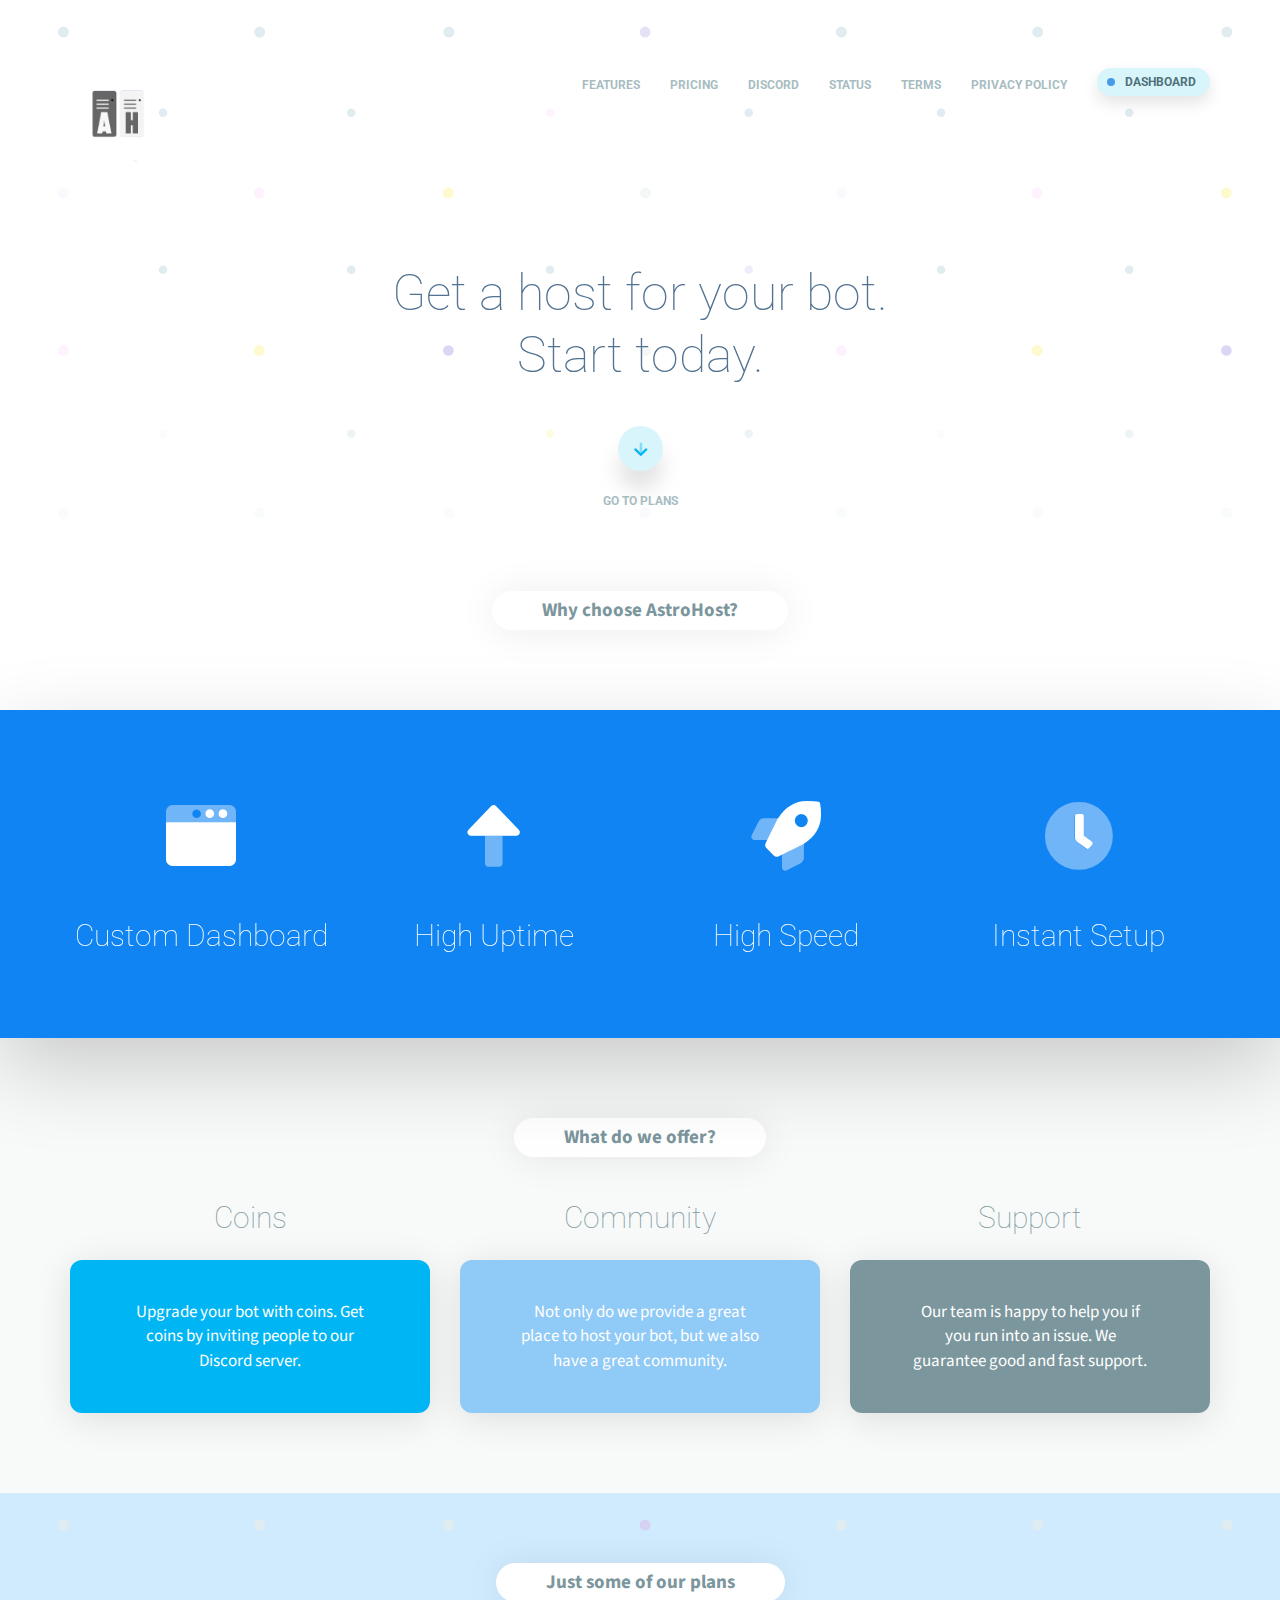
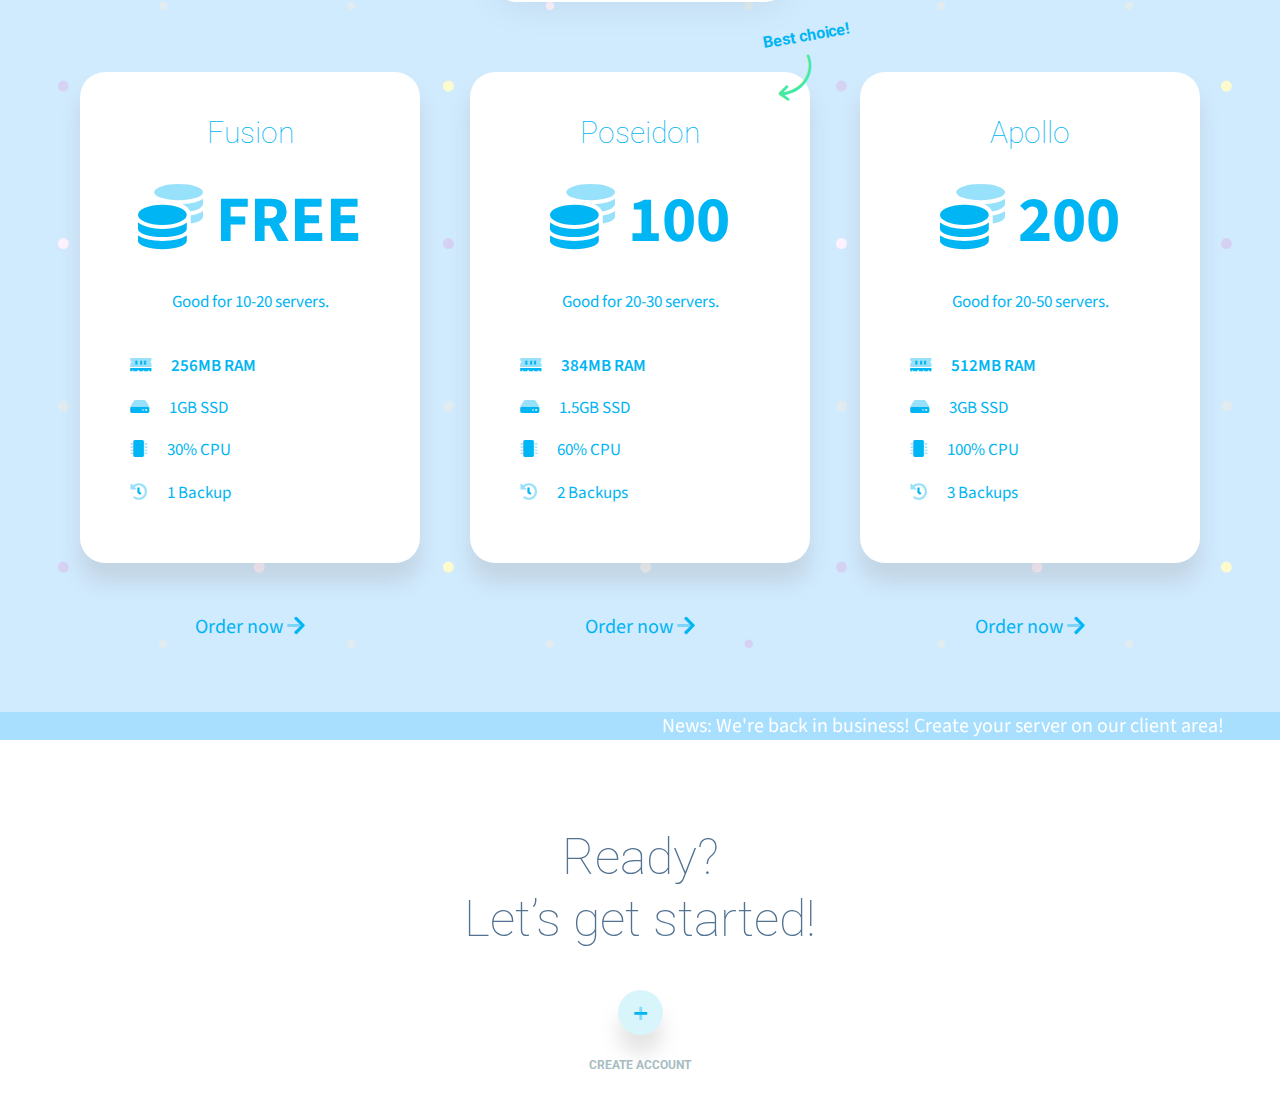
<file: index.html>
<!doctype html>
<html lang="en">

<head>
<meta charset="UTF-8">
<meta name="viewport" content="width=device-width, initial-scale=1.0,">
<meta name="theme-color" content="#00b5f2">
<meta name="description" content="Get your bot hosted today for free!" />
<meta name="keywords" content="Bot, Hosting, Free, Bot Hosting" />
<meta property="og:title" content="Free Bot Hosting! - AstroHost">
<meta property="og:type" content="website">
<meta property="og:url" content="index.html">
<meta property="og:image" content="images/favicon.png">
<meta property="og:image:type" content="image/png">
<meta property="og:image:width" content="300">
<meta property="og:image:height" content="300">
<meta property="og:image:alt" content="AstroHost">
<meta property="og:description" content="Get your bot hosted today for free!">
<title>Free Bot Hosting! - AstroHost</title>
<link rel="shortcut icon" type="image/png" href="images/favicon.png"/>
<link rel="stylesheet" type="text/css" href="css/bootstrap.min.css">
<link rel="stylesheet" href="css/all.css" as="style">
<link rel="stylesheet" type="text/css" href="css/style.css">

<script data-ad-client="ca-pub-6080507427813277" async src="https://pagead2.googlesyndication.com/pagead/js/adsbygoogle.js"></script>

<style>
/* width */
::-webkit-scrollbar {
  width: 10px;
}

/* Track */
::-webkit-scrollbar-track {
  box-shadow: inset 0 0 0px grey; 
  border-radius: 10px;
}
 
/* Handle */
::-webkit-scrollbar-thumb {
  background: #17c1ff; 
  border-radius: 10px;
}

/* Handle on hover */
::-webkit-scrollbar-thumb:hover {
  background: #16b9f5; 
}
</style>

<script src="https://ajax.googleapis.com/ajax/libs/jquery/3.3.1/jquery.min.js"></script>
<script>
$(document).ready(function(){
  // Add smooth scrolling to all links
  $("a").on('click', function(event) {

    // Make sure this.hash has a value before overriding default behavior
    if (this.hash !== "") {
      // Prevent default anchor click behavior
      event.preventDefault();

      // Store hash
      var hash = this.hash;

      // Using jQuery's animate() method to add smooth page scroll
      // The optional number (800) specifies the number of milliseconds it takes to scroll to the specified area
      $('html, body').animate({
        scrollTop: $(hash).offset().top
      }, 800, function(){
   
        // Add hash (#) to URL when done scrolling (default click behavior)
        window.location.hash = hash;
      });
    } // End if
  });
});
</script>

<body>
<div id="header-holder">
    <div class="bottom-gradiant"></div>
    <nav id="main-nav" class="navbar navbar-default navbar-full">
        <div class="container-fluid">
            <div class="container container-nav">
                <div class="row">
                    <div class="col-md-12">
                        <div class="navbar-header">
                            <button aria-expanded="false" type="button" class="navbar-toggle collapsed" data-toggle="collapse" data-target="#bs">
                                <span class="icon-bar"></span>
                                <span class="icon-bar"></span>
                                <span class="icon-bar"></span>
                            </button>
                            <a href="#">
                                <img class="logo" src="images/transparent.png" alt="AstroHost">
                            </a>
                        </div>
                        <div style="height: 1px;" role="main" aria-expanded="false" class="navbar-collapse collapse" id="bs">
                            <ul class="nav navbar-nav navbar-right">
                                <li><a href="#features"><span>Features</span></a></li>
                                <li><a href="#pricing"><span>Pricing</span></a></li>
                                <li><a href="https://discord.gg/7Me6hUwabW" rel="noreferrer" target="_blank"><span>Discord</span></a></li>
                                <li><a href="https://stats.uptimerobot.com/YlzBmiDp0l" rel="noreferrer" target="_blank"><span>Status</span></a></li>
								<li><a href="terms.html"><span>Terms</span></a></li>
								<li><a href="privacy.html"><span>Privacy Policy</span></a></li>
                                <li><a class="chat-button" href="https://cp.astrohost.xyz/" rel="noreferrer" target="_blank">Dashboard</a></li>
                            </ul>
                        </div>
                    </div>
                </div>
            </div>
        </div>
    </nav>
    <div id="top-content" class="container-fluid">
        <div class="container">
            <div class="row">
                <div class="col-md-12">
                    <div class="big-title">Get a host for your bot.<br>Start today.</div>
                </div>
                <div class="col-md-12">
                    <div class="arrow-button-holder">
                        <a href="#pricing">
                            <div class="arrow-icon">
                                <i class="fad fa-arrow-down"></i>
                            </div>
                            <div class="button-text">Go to plans</div>
                        </a>
                    </div>
                </div>
            </div>
        </div>
    </div>
</div>
<div class="row-title-only container-fluid more-padding">
    <div class="container">
        <div class="row">
            <div class="row-title">Why choose AstroHost?</div>
        </div>
    </div>
</div>
<div id="features" class="container-fluid">
    <div class="container">
        <div class="row">
            <div class="col-sm-6 col-md-3">
                <div class="feature-box">
                    <div class="feature-icon">
                        <i class="fad fa-window-alt"></i>
                    </div>
                    <div class="feature-title">Custom Dashboard</div>
                    <div class="feature-details">
                        <p>Easily manage your bot with our custom dashboard.</p>
                        <h4>Custom Dashboard</h4>
                    </div>
                </div>
            </div>
            <div class="col-sm-6 col-md-3">
                <div class="feature-box">
                    <div class="feature-icon">
                        <i class="fad fa-arrow-alt-up"></i>
                    </div>
                    <div class="feature-title">High Uptime</div>
                    <div class="feature-details">
                        <p>Due to our powerful servers and strong DDoS protection, we can guarantee a high uptime.</p>
                        <h4>High Uptime</h4>
                    </div>
                </div>
            </div>
            <div class="col-sm-6 col-md-3">
                <div class="feature-box">
                    <div class="feature-icon">
                        <i class="fad fa-rocket"></i>
                    </div>
                    <div class="feature-title">High Speed</div>
                    <div class="feature-details">
                        <p>Your bot is running on high performance Intel Xeon servers.</p>
                        <h4>High Speed</h4>
                    </div>
                </div>
            </div>
            <div class="col-sm-6 col-md-3">
                <div class="feature-box">
                    <div class="feature-icon">
                        <i class="fad fa-clock"></i>
                    </div>
                    <div class="feature-title">Instant Setup</div>
                    <div class="feature-details">
                        <p>Your server will be setup instantly so you can get started.</p>
                        <h4>Instant Setup</h4>
                    </div>
                </div>
            </div>
            
        </div>
    </div>
</div>
<div id="more-features" class="container-fluid">
    <div class="container">
        <div class="row">
            <div class="col-md-12">
                <div class="row-title">What do we offer?</div>
            </div>
        </div>
        <div class="row">
            <div class="col-md-4">
                <div class="mfeature-box">
                    <div class="mfeature-title">Coins</div>
                    <div class="mfeature-text bg-color1">Upgrade your bot with coins. Get coins by inviting people to our Discord server.</div>
                </div>
            </div>
            <div class="col-md-4">
                <div class="mfeature-box">
                    <div class="mfeature-title">Community</div>
                    <div class="mfeature-text bg-color2">Not only do we provide a great place to host your bot, but we also have a great community.</div>
                </div>
            </div>
            <div class="col-md-4">
                <div class="mfeature-box">
                    <div class="mfeature-title">Support</div>
                    <div class="mfeature-text bg-color3">Our team is happy to help you if you run into an issue. We guarantee good and fast support.</div>
                </div>
            </div>
        </div>
    </div>
</div>
<div id="pricing" class="container-fluid">
    <div class="container">
        <div class="row">
            <div class="col-md-12">
                <div class="row-title">Just some of our plans</div>
            </div>
        </div>
        <div class="row">
            <div class="col-sm-6 col-md-4">
                <div class="pricing-box">
                    <div class="pricing-content">
                        <div class="pricing-title">Fusion</div>
                        <div class="pricing-price"><i class="fad fa-coins"></i> FREE</div>
                        <div class="pricing-info">Good for 10-20 servers.</div>
                        <div class="pricing-details">
                            <ul>
                                <li><i class="fad fa-memory checkmargin"></i> 256MB RAM</li>
                                <li><i class="fad fa-hdd checkmargin"></i> 1GB SSD</li>
                                <li><i class="fad fa-microchip checkmargin"></i> 30% CPU</li>
                                <li><i class="fad fa-history checkmargin"></i> 1 Backup</li>
                            </ul>
                        </div>
                    </div>
                    <div class="pricing-link">
                        <a class="order-link" href="https://cp.astrohost.xyz">Order now <i class="fad fa-arrow-right"></i></a>
                    </div>
                </div>
            </div>
            <div class="col-sm-6 col-md-4">
                <div class="pricing-box best-choise">
                    <div class="pricing-content">
                        <div class="pricing-title">Poseidon</div>
                        <div class="pricing-price"><i class="fad fa-coins"></i> 100</div>
                        <div class="pricing-info">Good for 20-30 servers.</div>
                        <div class="pricing-details">
                            <ul>
                                <li><i class="fad fa-memory checkmargin"></i> 384MB RAM</li>
                                <li><i class="fad fa-hdd checkmargin"></i> 1.5GB SSD</li>
                                <li><i class="fad fa-microchip checkmargin"></i> 60% CPU</li>
                                <li><i class="fad fa-history checkmargin"></i> 2 Backups</li>
                            </ul>
                        </div>
                    </div>
                    <div class="pricing-link">
                        <a class="order-link" href="https://cp.astrohost.xyz">Order now <i class="fad fa-arrow-right"></i></a>
                    </div>
                </div>
            </div>
            <div class="col-sm-12 col-md-4">
                <div class="pricing-box">
                    <div class="pricing-content">
                        <div class="pricing-title">Apollo</div>
                        <div class="pricing-price"><i class="fad fa-coins"></i> 200</div>
                        <div class="pricing-info">Good for 20-50 servers.</div>
                        <div class="pricing-details">
                            <ul>
                                <li><i class="fad fa-memory checkmargin"></i> 512MB RAM</li>
                                <li><i class="fad fa-hdd checkmargin"></i> 3GB SSD</li>
                                <li><i class="fad fa-microchip checkmargin"></i> 100% CPU</li>
                                <li><i class="fad fa-history checkmargin"></i> 3 Backups</li>
                            </ul>
                        </div>
                    </div>
                    <div class="pricing-link">
                        <a class="order-link" href="https://cp.astrohost.xyz">Order now <i class="fad fa-arrow-right"></i></a>
                    </div>
                </div>
            </div>
        </div>
    </div>
</div>

<div align="center">
 <marquee behavior="alternate" bgcolor="#a8dfff" direction="left" height:="" 
 loop="7" scrollamount="1" scrolldelay="2" width="100%">
 <span style="font-size: 20px;color:#ffffff">
 News: We're back in business! Create your server on our client area!</span></marquee>
</div>

<div id="search-box" class="container-fluid">
    <div class="container">
        <div class="row">
            <div class="col-md-12">
                <p>Ready?<br>Let’s get started!</p>
            </div>
        </div>
    </div>
</div>
<div id="register-content" class="container-fluid">
    <div class="container">
        <div class="row">
            <div class="col-md-12">
                <div class="arrow-button-holder">
                    <a href="https://cp.astrohost.xyz">
                        <div class="arrow-icon">
                            <i class="fad fa-plus"></i>
                        </div>
                        <div class="button-text">Create Account</div>
                    </a>
                </div>
            </div>
        </div>
    </div>
</div>

</body>
</html>
</file>
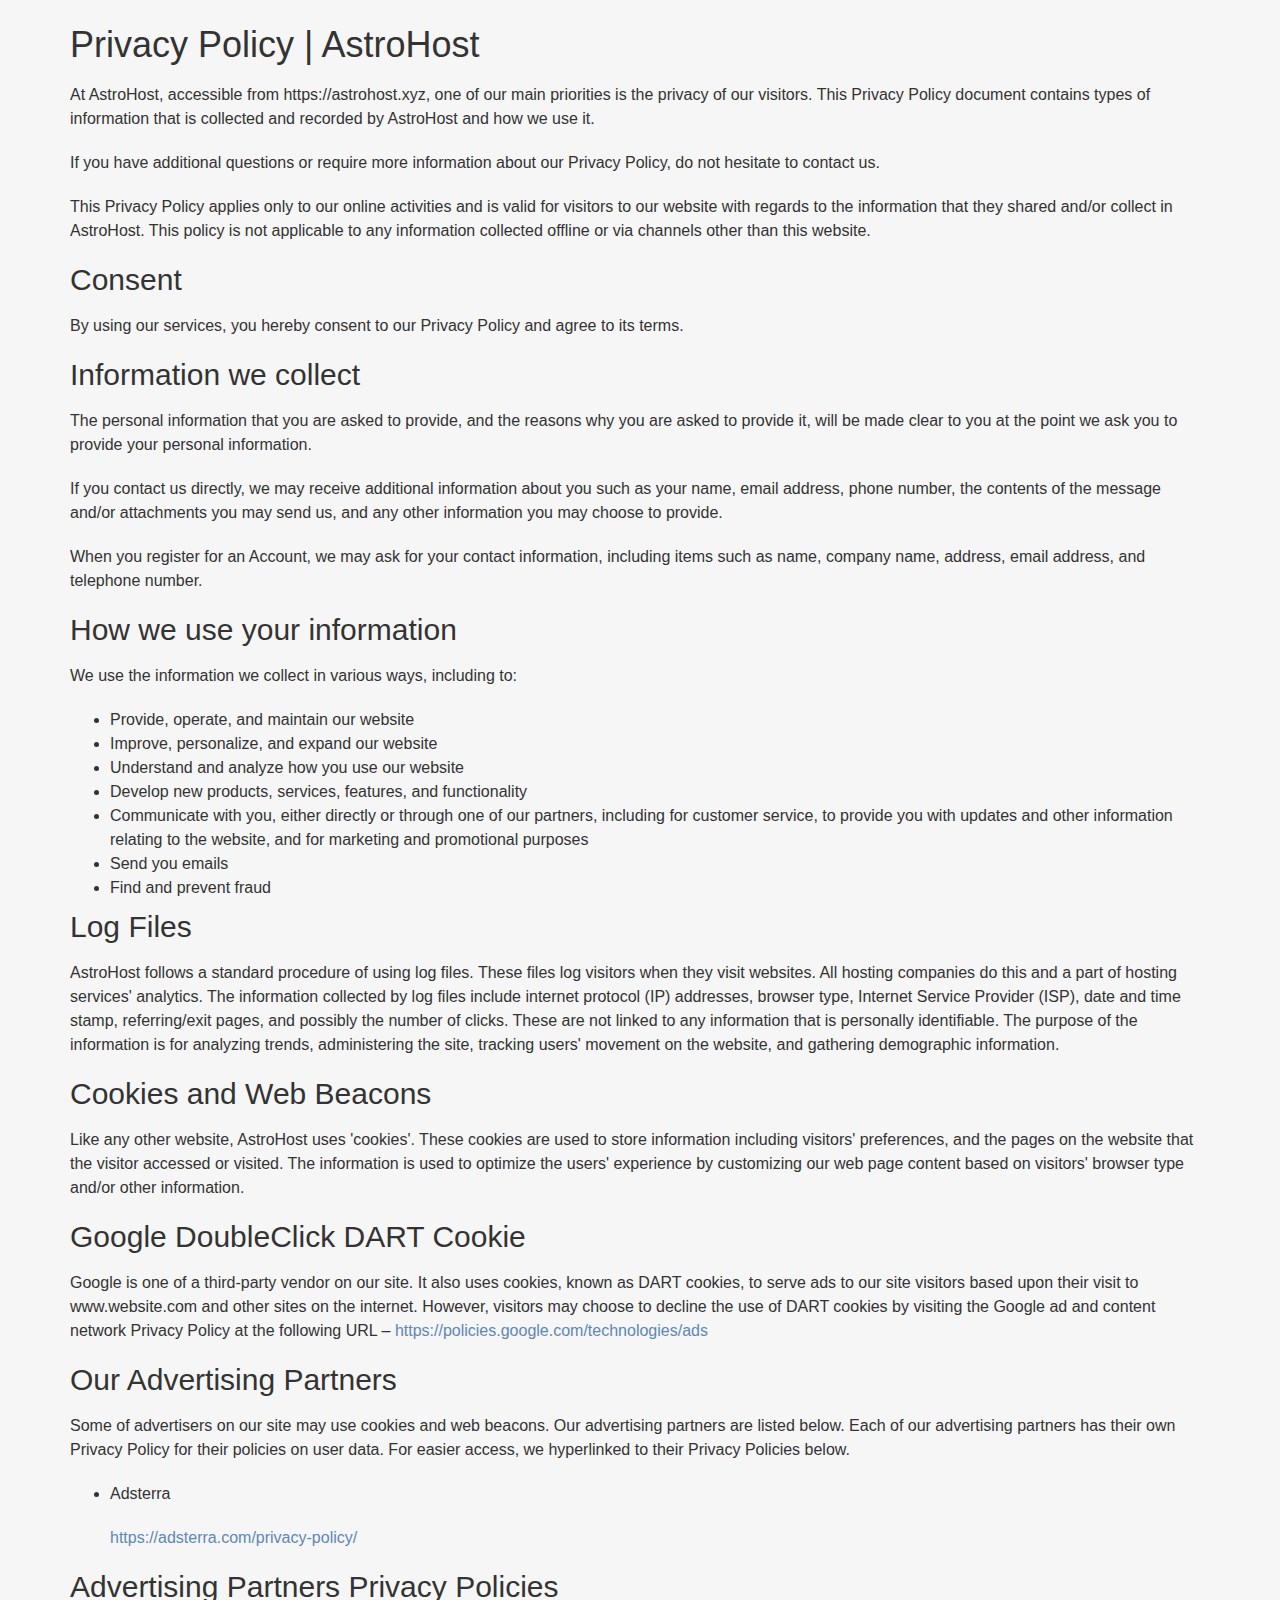
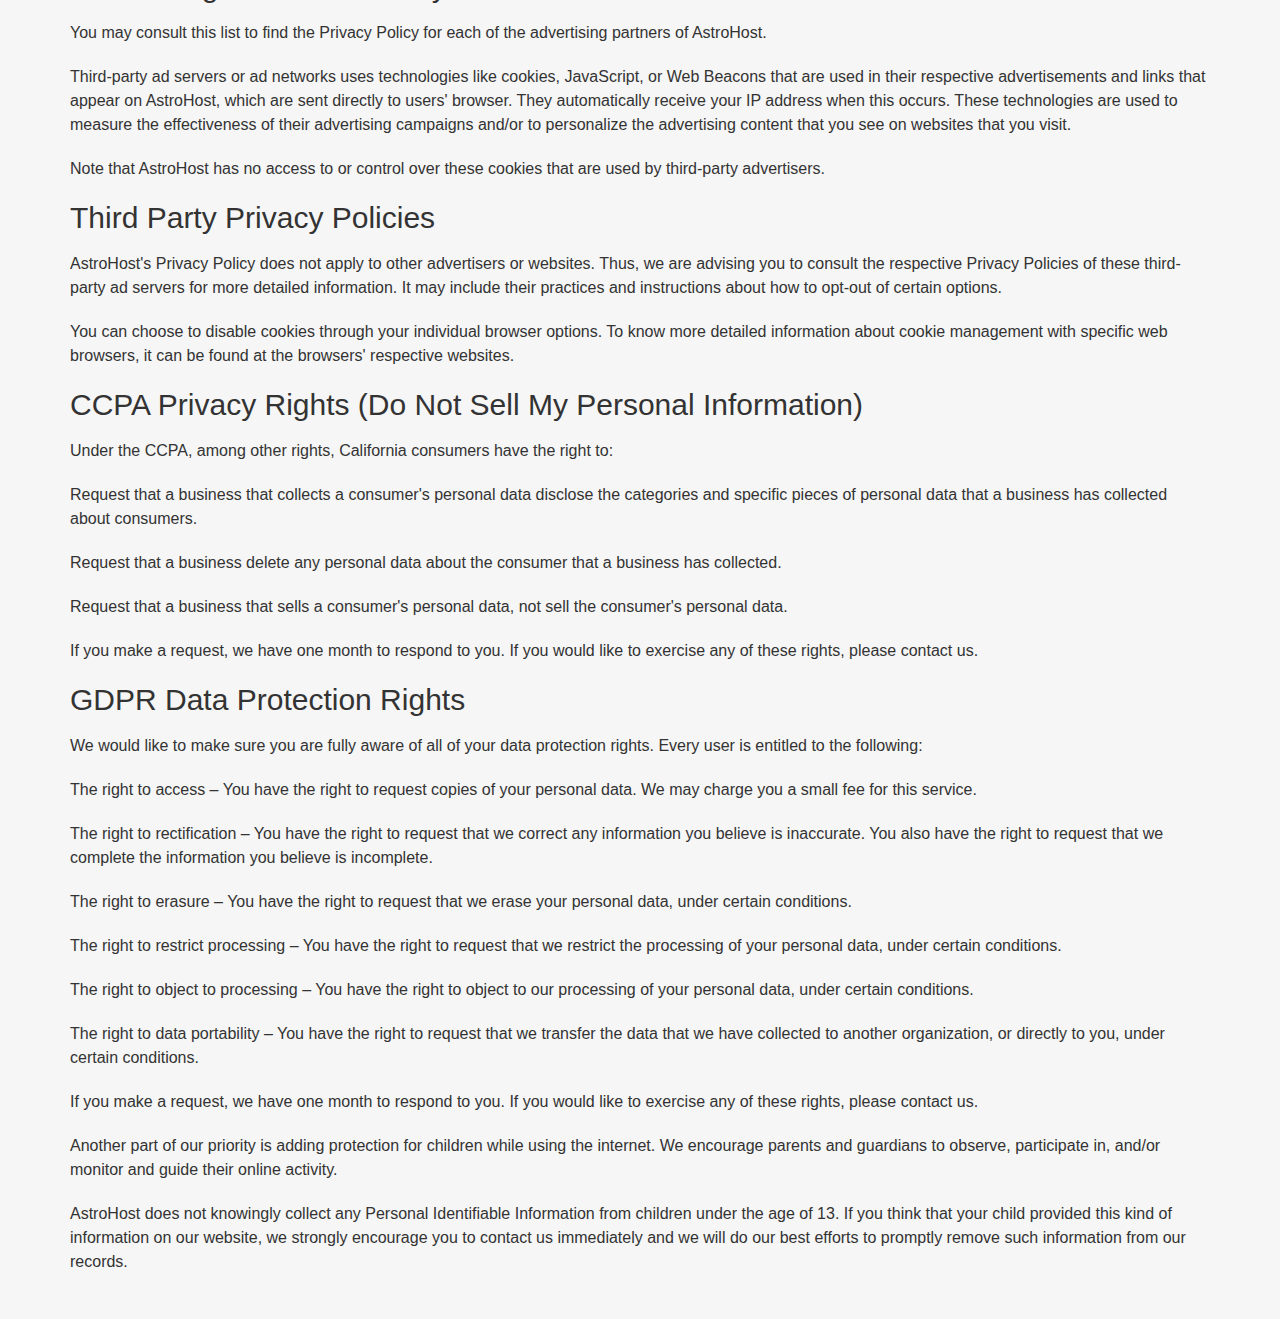
<file: privacy.html>
<!doctype html>
<html lang="en">
<head>
<meta charset="utf-8" />
<meta http-equiv="X-UA-Compatible" content="IE=edge,chrome=1" />
<meta name="viewport" content="width=device-width, initial-scale=1, shrink-to-fit=no">
<title>Privacy Policy | AstroHost</title>
<link href="assets/css/bootstrap.min.css" rel="stylesheet" />
<link href="assets/css/live.min.css" rel="stylesheet" />

<link rel="shortcut icon" type="image/png" href="images/favicon.png"/>
<link rel="icon" href="favicon.ico" type="images/favicon.png"/>

<meta name="robots" content="noindex" />

</head>
<body>

<div class="wrapper">
<div class="page">
<div class="container">
<div class="row">
<div class="col-md-12">
<h1>Privacy Policy | AstroHost</h1>

<p>At AstroHost, accessible from https://astrohost.xyz, one of our main priorities is the privacy of our visitors. This Privacy Policy document contains types of information that is collected and recorded by AstroHost and how we use it.</p>
<p>If you have additional questions or require more information about our Privacy Policy, do not hesitate to contact us.</p>
<p>This Privacy Policy applies only to our online activities and is valid for visitors to our website with regards to the information that they shared and/or collect in AstroHost. This policy is not applicable to any information collected offline or via channels other than this website.</p>
<h2>Consent</h2>
<p>By using our services, you hereby consent to our Privacy Policy and agree to its terms.</p>
<h2>Information we collect</h2>
<p>The personal information that you are asked to provide, and the reasons why you are asked to provide it, will be made clear to you at the point we ask you to provide your personal information.</p>
<p>If you contact us directly, we may receive additional information about you such as your name, email address, phone number, the contents of the message and/or attachments you may send us, and any other information you may choose to provide.</p>
<p>When you register for an Account, we may ask for your contact information, including items such as name, company name, address, email address, and telephone number.</p>
<h2>How we use your information</h2>
<p>We use the information we collect in various ways, including to:</p>
<ul>
<li>Provide, operate, and maintain our website</li>
<li>Improve, personalize, and expand our website</li>
<li>Understand and analyze how you use our website</li>
<li>Develop new products, services, features, and functionality</li>
<li>Communicate with you, either directly or through one of our partners, including for customer service, to provide you with updates and other information relating to the website, and for marketing and promotional purposes</li>
<li>Send you emails</li>
<li>Find and prevent fraud</li>
</ul>
<h2>Log Files</h2>
<p>AstroHost follows a standard procedure of using log files. These files log visitors when they visit websites. All hosting companies do this and a part of hosting services' analytics. The information collected by log files include internet protocol (IP) addresses, browser type, Internet Service Provider (ISP), date and time stamp, referring/exit pages, and possibly the number of clicks. These are not linked to any information that is personally identifiable. The purpose of the information is for analyzing trends, administering the site, tracking users' movement on the website, and gathering demographic information.</p>
<h2>Cookies and Web Beacons</h2>
<p>Like any other website, AstroHost uses 'cookies'. These cookies are used to store information including visitors' preferences, and the pages on the website that the visitor accessed or visited. The information is used to optimize the users' experience by customizing our web page content based on visitors' browser type and/or other information.</p>
<h2>Google DoubleClick DART Cookie</h2>
<p>Google is one of a third-party vendor on our site. It also uses cookies, known as DART cookies, to serve ads to our site visitors based upon their visit to www.website.com and other sites on the internet. However, visitors may choose to decline the use of DART cookies by visiting the Google ad and content network Privacy Policy at the following URL – <a href="https://policies.google.com/technologies/ads">https://policies.google.com/technologies/ads</a></p>
<h2>Our Advertising Partners</h2>
<p>Some of advertisers on our site may use cookies and web beacons. Our advertising partners are listed below. Each of our advertising partners has their own Privacy Policy for their policies on user data. For easier access, we hyperlinked to their Privacy Policies below.</p>
<ul>
<li>
<p>Adsterra</p>
<p><a href="https://adsterra.com/privacy-policy/">https://adsterra.com/privacy-policy/</a></p>
</li>
</ul>
<h2>Advertising Partners Privacy Policies</h2>
<P>You may consult this list to find the Privacy Policy for each of the advertising partners of AstroHost.</p>
<p>Third-party ad servers or ad networks uses technologies like cookies, JavaScript, or Web Beacons that are used in their respective advertisements and links that appear on AstroHost, which are sent directly to users' browser. They automatically receive your IP address when this occurs. These technologies are used to measure the effectiveness of their advertising campaigns and/or to personalize the advertising content that you see on websites that you visit.</p>
<p>Note that AstroHost has no access to or control over these cookies that are used by third-party advertisers.</p>
<h2>Third Party Privacy Policies</h2>
<p>AstroHost's Privacy Policy does not apply to other advertisers or websites. Thus, we are advising you to consult the respective Privacy Policies of these third-party ad servers for more detailed information. It may include their practices and instructions about how to opt-out of certain options. </p>
<p>You can choose to disable cookies through your individual browser options. To know more detailed information about cookie management with specific web browsers, it can be found at the browsers' respective websites.</p>
<h2>CCPA Privacy Rights (Do Not Sell My Personal Information)</h2>
<p>Under the CCPA, among other rights, California consumers have the right to:</p>
<p>Request that a business that collects a consumer's personal data disclose the categories and specific pieces of personal data that a business has collected about consumers.</p>
<p>Request that a business delete any personal data about the consumer that a business has collected.</p>
<p>Request that a business that sells a consumer's personal data, not sell the consumer's personal data.</p>
<p>If you make a request, we have one month to respond to you. If you would like to exercise any of these rights, please contact us.</p>
<h2>GDPR Data Protection Rights</h2>
<p>We would like to make sure you are fully aware of all of your data protection rights. Every user is entitled to the following:</p>
<p>The right to access – You have the right to request copies of your personal data. We may charge you a small fee for this service.</p>
<p>The right to rectification – You have the right to request that we correct any information you believe is inaccurate. You also have the right to request that we complete the information you believe is incomplete.</p>
<p>The right to erasure – You have the right to request that we erase your personal data, under certain conditions.</p>
<p>The right to restrict processing – You have the right to request that we restrict the processing of your personal data, under certain conditions.</p>
<p>The right to object to processing – You have the right to object to our processing of your personal data, under certain conditions.</p>
<p>The right to data portability – You have the right to request that we transfer the data that we have collected to another organization, or directly to you, under certain conditions.</p>
<p>If you make a request, we have one month to respond to you. If you would like to exercise any of these rights, please contact us.</p>
<p>Another part of our priority is adding protection for children while using the internet. We encourage parents and guardians to observe, participate in, and/or monitor and guide their online activity.</p>
<p>AstroHost does not knowingly collect any Personal Identifiable Information from children under the age of 13. If you think that your child provided this kind of information on our website, we strongly encourage you to contact us immediately and we will do our best efforts to promptly remove such information from our records.</p>
</div>
</div>
</div>
</div>
</div>
<script defer src="https://static.cloudflareinsights.com/beacon.min.js" data-cf-beacon='{"rayId":"69227b61797d317c","version":"2021.8.1","r":1,"token":"38e686884f6c46b18db8f2c8fcd42c5a","si":10}'></script>
</body>
</html>
</file>
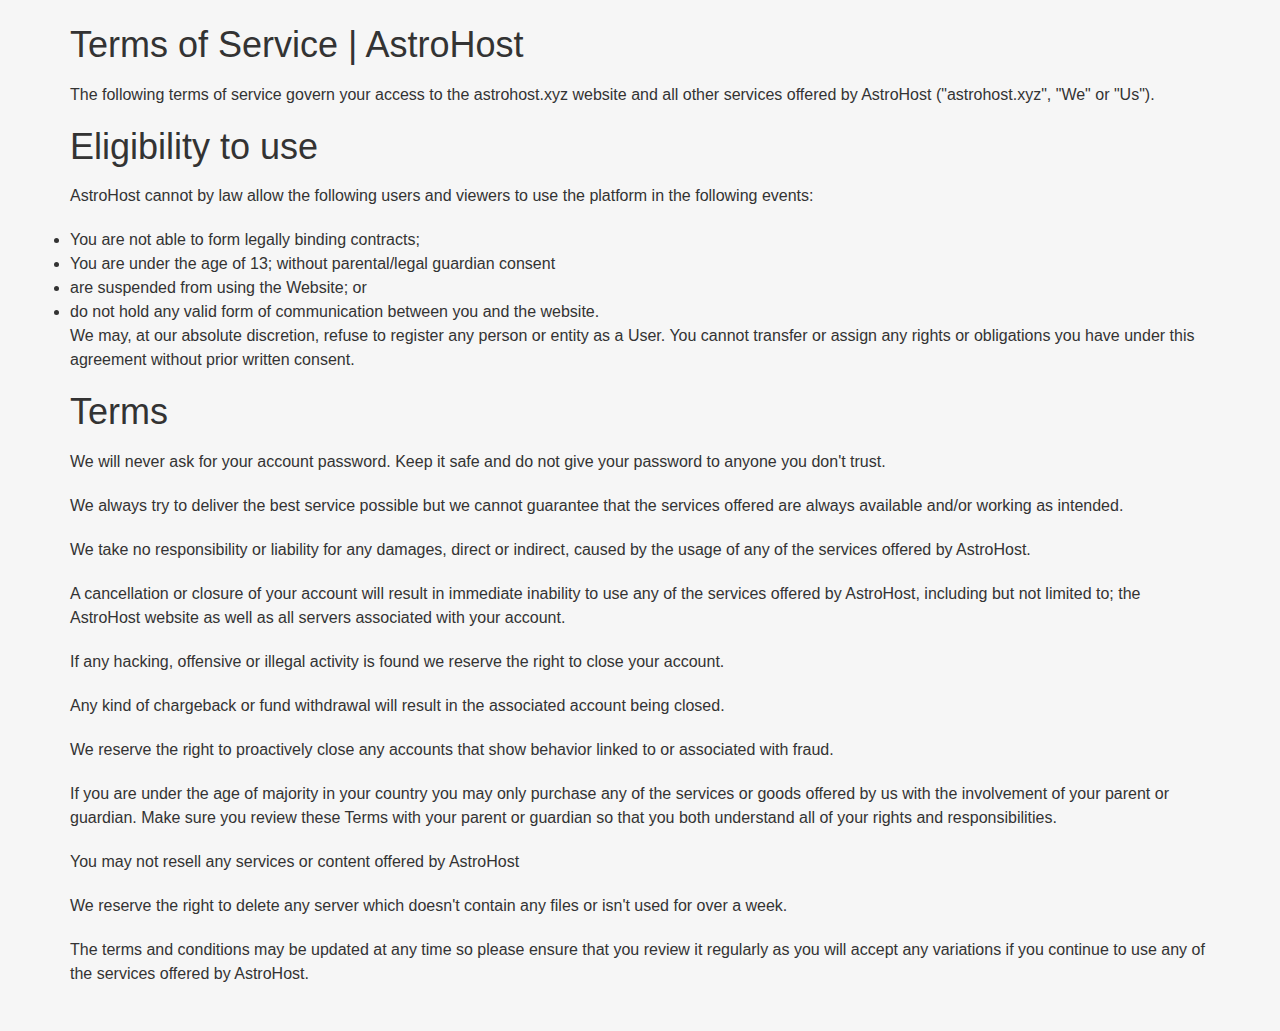
<file: terms.html>
<!doctype html>
<html lang="en">
<head>
<meta charset="utf-8" />
<meta http-equiv="X-UA-Compatible" content="IE=edge,chrome=1" />
<meta name="viewport" content="width=device-width, initial-scale=1, shrink-to-fit=no">
<title>Terms of Service | AstroHost</title>
<link href="assets/css/bootstrap.min.css" rel="stylesheet" />
<link href="assets/css/live.min.css" rel="stylesheet" />

<link rel="shortcut icon" type="image/png" href="images/favicon.png"/>
<link rel="icon" href="favicon.ico" type="images/favicon.png"/>

<meta name="robots" content="noindex" />

</head>
<body>
<div class="wrapper">
<div class="page">
<div class="container">
<div class="row">
<div class="col-md-12">
<h1>Terms of Service | AstroHost</h1>

<p>The following terms of service govern your access to the astrohost.xyz website and all other services offered by AstroHost ("astrohost.xyz", "We" or "Us").</p>

<h1>Eligibility to use</h1>

<p>AstroHost cannot by law allow the following users and viewers to use the platform in the
following events:
<li>You are not able to form legally binding contracts;</li>
<li>You are under the age of 13; without parental/legal guardian consent</li>
<li>are suspended from using the Website; or</li>
<li>do not hold any valid form of communication between you and the website.</li>
We may, at our absolute discretion, refuse to register any person or entity as a User. You cannot
transfer or assign any rights or obligations you have under this agreement without prior written
consent.</p>

<h1>Terms</h1>

<p>We will never ask for your account password. Keep it safe and do not give your password to anyone you don't trust.</p>

<p>We always try to deliver the best service possible but we cannot guarantee that the services offered are always available and/or working as intended.</p>

<p>We take no responsibility or liability for any damages, direct or indirect, caused by the usage of any of the services offered by AstroHost.</p>

<p>A cancellation or closure of your account will result in immediate inability to use any of the services offered by AstroHost, including but not limited to; the AstroHost website as well as all servers associated with your account.</p>

<p>If any hacking, offensive or illegal activity is found we reserve the right to close your account.</p>

<p>Any kind of chargeback or fund withdrawal will result in the associated account being closed.</p>

<p>We reserve the right to proactively close any accounts that show behavior linked to or associated with fraud.</p>

<p>If you are under the age of majority in your country you may only purchase any of the services or goods offered by us with the involvement of your parent or guardian. Make sure you review these Terms with your parent or guardian so that you both understand all of your rights and responsibilities.</p>

<p>You may not resell any services or content offered by AstroHost</p>

<p>We reserve the right to delete any server which doesn't contain any files or isn't used for over a week.</p>

<p>The terms and conditions may be updated at any time so please ensure that you review it regularly as you will accept any variations if you continue to use any of the services offered by AstroHost.</p>

</div>
</div>
</div>
</div>
</div>
<script defer src="https://static.cloudflareinsights.com/beacon.min.js" data-cf-beacon='{"rayId":"69227b61797d317c","version":"2021.8.1","r":1,"token":"38e686884f6c46b18db8f2c8fcd42c5a","si":10}'></script>
</body>
</html>
</file>
<file: css/style.css>
@charset "UTF-8";
/*------------------------------------------------------------------
 * Author: Brandio
 * Author URI: http://www.brandio.io/
 * Version: 1.0
 * Licensed under MIT (https://github.com/twbs/bootstrap/blob/master/LICENSE)
 * Bootstrap v3.3.7 (http://getbootstrap.com)
 * Copyright 2017 Brandio.
 -------------------------------------------------------------------*/

/*------------------------------------------------------------------
[Table of contents]

1. General Styles.
2. Header Styles.
3. Top Content Styles.
4. Features Section Styles
5. Partners Section Styles.
6. More Features Section Styles.
7. Pricing Section Styles.
8. Search-box Section Styles.
9. Domain Pricing Section Styles.
10. Testimonials Section Styles.
11. Message Section Styles.
12. Contact Section Styles.
13. Responsive Styles.
-------------------------------------------------------------------*/

@import url('https://fonts.googleapis.com/css?family=Source+Sans+Pro:400,600,700');
@import url('https://fonts.googleapis.com/css?family=Roboto:100,700,900');
@import url("../fonts/spacehost.css");

/*------------------------------------------------------------------
	1. General Styles
-------------------------------------------------------------------*/
*,body{
    transition: all 0.3s ease 0.0s;
    font-family: 'Source Sans Pro', sans-serif;
    font-weight: 400;
    -webkit-font-smoothing: antialiased;
    text-rendering: optimizeLegibility;
    -moz-osx-font-smoothing: grayscale;
}
.rtl-cols div[class^="col-"] {
    float: right;
}

.slick-slide{
    cursor: pointer;
    outline: 0;
}
.slick-dots{
    position: absolute;
    left: 0;
    bottom: 0;
    width: 100%;
    list-style: none;
    padding: 0;
    margin: 0;
    text-align: center;
}
.slick-dots li{
    display: inline-block;
    text-indent: -9999px;
    white-space: nowrap; 
    border: 0;
    width: 8px;
    height: 8px;
    border-radius: 8px;
    background-color: #ffffff;
    opacity: 0.5;
    margin-left: 5px;
    box-shadow: 0 0 10px 0 rgba(0,0,0,0.5);
}
.slick-dots li.slick-active{
    opacity: 1;
}
.bg-color1{
    background-color: #00b5f3;
}
.bg-color2{
    background-color: #90caf6;
}
.bg-color3{
    background-color: #7c969d;
}

.sp-arrow{
    display: inline-block;
    position: relative;
    width: 18px;
}
.sp-arrow span{
    position: absolute;
    width: 18px;
    height: 2px;
    background-color: #00b5f3;
    border-radius: 5px;
}
.sp-arrow span:before{
    position: absolute;
    content: "";
    width: 9px;
    height: 2px;
    background-color: #00b5f3;
    right: 1px;
    top: 0;
    -webkit-transform-origin: right center;
    -moz-transform-origin: right center;
    transform-origin: right center;
    -webkit-transform: rotate(45deg);
    -moz-transform: rotate(45deg);
    transform: rotate(45deg);
    border-radius: 5px;
}
.sp-arrow span:after{
    position: absolute;
    content: "";
    width: 9px;
    height: 2px;
    background-color: #00b5f3;
    right: 1px;
    bottom: 0;
    -webkit-transform-origin: right center;
    -moz-transform-origin: right center;
    transform-origin: right center;
    -webkit-transform: rotate(-45deg);
    -moz-transform: rotate(-45deg);
    transform: rotate(-45deg);
    border-radius: 5px;
}
/*------------------------------------------------------------------
	2. Header Styles
-------------------------------------------------------------------*/
#header-holder{
    position: relative;
    z-index: 100;
    background-color: #ffffff;
    background-image: url(../images/bgpattern.svg);
    background-repeat: repeat;
    background-size: 778px 481px;
    padding-top: 55px;
    -webkit-animation: movebg 30s linear both infinite;
	-moz-animation: movebg 30s linear both infinite;
	animation: movebg 30s linear both infinite;
}
@keyframes movebg {
    0%   {background-position: 0 0px;}
    100% {background-position: 0 480px;}
}
@-webkit-keyframes movebg {
    0%   {background-position: 0 0px;}
    100% {background-position: 0 480px;}
}
#header-holder .bottom-gradiant{
    position: absolute;
    left: 0;
    bottom: 0;
    width: 100%;
    height: 200px;
    z-index: -1;
    background: -moz-linear-gradient(top, rgba(255,255,255,0) 0%, rgba(255,255,255,1) 100%); /* FF3.6-15 */
    background: -webkit-linear-gradient(top, rgba(255,255,255,0) 0%,rgba(255,255,255,1) 100%); /* Chrome10-25,Safari5.1-6 */
    background: linear-gradient(to bottom, rgba(255,255,255,0) 0%,rgba(255,255,255,1) 100%); /* W3C, IE10+, FF16+, Chrome26+, Opera12+, Safari7+ */
    filter: progid:DXImageTransform.Microsoft.gradient( startColorstr='#00ffffff', endColorstr='#ffffff',GradientType=0 ); /* IE6-9 */
}
#header-holder #main-nav{
    border: 0;
    background-color: transparent;
}
.logo{
    width: 100px;
    height: 100px;
    margin-top: 7px;
}
.navbar{
    border: 0;
    border-radius: 0;
    margin-bottom: 0;
}
.navbar-default .navbar-nav>li>a {
    font-family: 'Roboto', sans-serif;
    color: #a7bcc1;
    font-size: 12px;
    font-weight: bold;
    text-transform: uppercase;
    position: relative;
}
.navbar-default .navbar-nav>li>a span {
    font-family: 'Roboto', sans-serif;
    color: #a7bcc1;
    font-size: 12px;
    font-weight: bold;
    text-transform: uppercase;
    position: relative;
}
.navbar-default .navbar-nav>li>a span:after{
    content: "";
    position: absolute;
    width: 0%;
    height: 2px;
    left: 0;
    bottom: -4px;
    background-color: #00b5f3;
    transition: all 0.3s ease;
}
.navbar-default .navbar-nav>li>a:hover span:after{
    width: 100%;
}
.navbar-default .navbar-nav>li>a:hover,
.navbar-default .navbar-nav>li>a:focus {
    color: #0397ff;
}
.navbar-default .navbar-nav > .active > a, 
.navbar-default .navbar-nav > .active > a:focus, 
.navbar-default .navbar-nav > .active > a:hover{
    color: #0397ff;
    background-color: transparent;
}

.navbar-default .navbar-nav>li>a.chat-button{
    display: inline-block;
    position: relative;
    padding: 4px 14px 4px 28px;
    background-color: #d9f5fc;
    border-radius: 17px;
    color: #4e717a;
    opacity: 1;
    margin-top: 13px;
    margin-bottom: 13px;
    margin-left: 15px;
    font-weight: bold;
    font-size: 12px;
    -webkit-box-shadow: 0 7px 16px 0 rgba(0, 0, 0, 0.11);
    -moz-box-shadow: 0 7px 16px 0 rgba(0, 0, 0, 0.11);
    box-shadow: 0 7px 16px 0 rgba(0, 0, 0, 0.11);
}
.navbar-default .navbar-nav>li>a.chat-button:before{
    position: absolute;
    content: "";
    left: 10px;
    top: 10px;
    width: 8px;
    height: 8px;
    border-radius: 8px;
    background-color: #479ae8;
    
}
.navbar-default .navbar-nav>li>a.chat-button:hover,
.navbar-default .navbar-nav>li>a.chat-button:focus{
    background-color: #c8d9fa;
    -webkit-box-shadow: 0 6px 14px 0 rgba(0, 0, 0, 0.18);
    -moz-box-shadow: 0 6px 14px 0 rgba(0, 0, 0, 0.18);
    box-shadow: 0 6px 14px 0 rgba(0, 0, 0, 0.18);
    margin-top: 15px;
}
@media (min-width: 768px){
    .navbar-nav>li>a {
        padding-top: 20px;
        padding-bottom: 20px;
    }
}
.navbar-default .navbar-toggle{
    border: 0px;
}

.navbar-default .navbar-toggle .icon-bar{
    background-color: #00b5f3;
}

.navbar-default .navbar-toggle:focus, 
.navbar-default .navbar-toggle:hover{
    background-color: transparent;
    opacity: 0.7;
}

.navbar-toggle{
    margin-top: 17px;
}

.navbar-right .dropdown-menu {
    left: 0;
    right: auto;
}

.dropdown {
    position: relative;
    display: inline-block;
}

.dropdown-menu {
    display: none;
    position: absolute;
    background-color: #ffffff;
    min-width: 160px;
    border: 0;
    top: 50px;
    padding: 12px 11px;
    border-radius: 12px;
    -webkit-box-shadow: 0 5px 20px rgba(224, 230, 243, 0.56);
    -moz-box-shadow: 0 5px 20px rgba(224, 230, 243, 0.56);
    box-shadow: 0 5px 20px rgba(224, 230, 243, 0.56);
}
.dropdown-menu > li > a{
    color: #7f888f;
    font-size: 13px;
    font-weight: 600;
    text-decoration: none;
    display: block;
    padding: 3px 11px;
    border-radius: 10px;
}
.dropdown-menu > li > a:focus, 
.dropdown-menu > li > a:hover{
    color: #6c84af;
    background-color: #f9fbff;
    /*text-shadow: 0px 0px 2px #6c84af;*/
}
.dropdown:hover .dropdown-menu ,
.dropdown:focus .dropdown-menu {
    display: block;
}
/*------------------------------------------------------------------
	3. Top Content Styles
-------------------------------------------------------------------*/
#top-content{
    text-align: center;
    padding-top: 100px;
    padding-bottom: 40px;
}
#top-content .big-title{
    font-family: 'Roboto', sans-serif;
    font-size: 50px;
    color: #527292;
    font-weight: 100;
    line-height: 62px;
    margin-bottom: 40px;
}
#top-content .domain-search-holder{
    margin-bottom: 120px;
}
#top-content .domain-search-holder input[type="text"]{
    padding: 20px 35px;
    border-radius: 10px;
    background-color: #f1f4f5;
    font-size: 18px;
    color: #7c969d;
    border: 0;
    outline: 0;
    width: 100%;
    max-width: 420px;
}
#top-content .domain-search-holder input[type="text"]:hover,
#top-content .domain-search-holder input[type="text"]:focus{
    background-color: #f4f7f8;
}
#top-content .domain-search-holder input[type="submit"]{
    padding: 20px 30px;
    border-radius: 10px;
    background-color: #00b5f3;
    font-size: 18px;
    color: #ffffff;
    border: 0;
    margin-left: 8px;
}
#top-content .domain-search-holder input[type="submit"]:hover,
#top-content .domain-search-holder input[type="submit"]:focus{
   background-color: #5849af; 
}
#top-content .domain-search-holder ::-webkit-input-placeholder {color: #7c969d;}
#top-content .domain-search-holder :-moz-placeholder {color: #7c969d;}
#top-content .domain-search-holder ::-moz-placeholder {color: #7c969d;}
#top-content .domain-search-holder :-ms-input-placeholder {color: #7c969d;}

#top-content .arrow-button-holder{
    text-align: center;
    display: inline-block;
}
#top-content .arrow-button-holder a{
    cursor: pointer;
    text-decoration: none;
}
#top-content .arrow-button-holder .arrow-icon{
    display: inline-block;
    width: 45px;
    height: 45px;
    background-color: #d9f5fc;
    border-radius: 100px;
    -webkit-box-shadow: 0 19px 19px rgba(166, 165, 169, 0.3);
    -moz-box-shadow: 0 19px 19px rgba(166, 165, 169, 0.3);
    box-shadow: 0 19px 19px rgba(166, 165, 169, 0.3);
    margin-bottom: 22px;
}
#top-content .arrow-button-holder a:hover .arrow-icon,
#top-content .arrow-button-holder a:focus .arrow-icon{
    -webkit-box-shadow: 0 15px 15px rgba(166, 165, 169, 0.35);
    -moz-box-shadow: 0 15px 15px rgba(166, 165, 169, 0.35);
    box-shadow: 0 15px 15px rgba(166, 165, 169, 0.35);
}
#top-content .arrow-button-holder .arrow-icon .fa{
    width: 100%;
    text-align: center;
    color: #00b5f3;
    padding-top: 17px;
}
#top-content .arrow-button-holder a:hover .arrow-icon .fa,
#top-content .arrow-button-holder a:focus .arrow-icon .fa{
    padding-top: 19px;
}
#top-content .arrow-button-holder .arrow-icon .sphst{
    color: #00b5f3;
    font-size: 15px;
    padding-top: 16px;
}
#top-content .arrow-button-holder a:hover .arrow-icon .sphst,
#top-content .arrow-button-holder a:focus .arrow-icon .sphst{
    padding-top: 18px;
}
#top-content .arrow-button-holder .button-text{
    font-family: 'Roboto', sans-serif;
    font-size: 12px;
    font-weight: 700;
    color: #a7bcc1;
    text-transform: uppercase;
}
#top-content .arrow-button-holder a:hover .button-text,
#top-content .arrow-button-holder a:focus .button-text{
    color: #9bb0b5;
}

/*------------------------------------------------------------------
	4. Features Section Styles
-------------------------------------------------------------------*/
.row-title-only{
    background-color: #ffffff;
    text-align: center;
    padding-bottom: 15px;
}
.row-title-only.more-padding{
    padding-bottom: 40px;
}
.row-title{
    display: inline-block;
    padding: 6px 50px;
    font-size: 19px;
    font-weight: 700;
    color: #7c969d;
    background-color: #ffffff;
    border-radius: 100px;
    -webkit-box-shadow: 0 2px 38px rgba(0,0,0,0.08);
    -moz-box-shadow: 0 2px 38px rgba(0,0,0,0.08);
    box-shadow: 0 2px 38px rgba(0,0,0,0.08);
    margin-top: 40px;
    margin-bottom: 40px;
}

#features{
    background-color: #1084f2;
    /*background-color: #ffffff;*/
    -webkit-box-shadow: 0 30px 80px rgba(0,0,0,0.19);
    -moz-box-shadow: 0 30px 80px rgba(0,0,0,0.19);
    box-shadow: 0 30px 80px rgba(0,0,0,0.19);
    /*-webkit-box-shadow: 0 1px 36px rgba(175, 161, 255, 0.33);
    -moz-box-shadow: 0 1px 36px rgba(175, 161, 255, 0.33);
    box-shadow: 0 1px 36px rgba(175, 161, 255, 0.33);*/
    position: relative;
    z-index: 1000;
}
#features .feature-box{
    position: relative;
    text-align: center;
    padding-top: 80px;
    padding-bottom: 80px;
    perspective: 800px;
}
#features .feature-box .feature-icon{
    margin-bottom: 25px;
    font-size: 5em;
    color: white;
}
#features .feature-box .feature-icon img{
    width: 73px;
}
#features .feature-box .feature-icon .fa{
    color: #ffffff;
    font-size: 70px;
}
#features .feature-box .feature-title{
    font-family: 'Roboto', sans-serif;
    font-size: 30px;
    color: #ffffff;
    /*color: #00b5f3;*/
    font-weight: 100;
}
#features .feature-box .feature-details{
    position: absolute;
    background-color: #ffffff;
    /*background-color: #00b5f3;*/
    top: 0;
    width: 110%;
    left: 50%;
    margin-left: -55%;
    height: 106%;
    top: -3%;
    padding: 50px 35px;
    -webkit-box-shadow: 0 2px 80px rgba(0,0,0,0.18);
    -moz-box-shadow: 0 2px 80px rgba(0,0,0,0.18);
    box-shadow: 0 2px 80px rgba(0,0,0,0.18);
    z-index: 1000;
    opacity: 0;
    -webkit-transform: translateY(-20px) rotateX(-20deg);
    -moz-transform: translateY(-20px) rotateX(-20deg);
    transform: translateY(-20px) rotateX(-20deg);
}
#features .feature-box .feature-details p{
    font-size: 20px;
    color: #7b9ba2;
    /*color: #ffffff;*/
    line-height: 32px;
    margin-bottom: 26px;
}
#features .feature-box .feature-details h4{
    font-family: 'Roboto', sans-serif;
    font-size: 23px;
    color: #00b5f3;
    /*color: #ffffff;*/
    font-weight: 900;
}

#features .feature-box:hover .feature-details,
#features .feature-box:focus .feature-details{
    opacity: 1;
    -webkit-transform: translateY(0px) rotateX(0deg);
    -moz-transform: translateY(0px) rotateX(0deg);
    transform: translateY(0px) rotateX(0deg);
}
/*------------------------------------------------------------------
	5. Partners Section Styles
-------------------------------------------------------------------*/
#partners{
    background-color: #ffffff;
    text-align: center;
    padding-top: 40px;
    padding-bottom: 60px;
}
#partners p{
    color: #7b9ba2;
    font-size: 17px;
    margin-bottom: 40px;
}
#partners .partners-slider{
    overflow: hidden;
}
#partners .partners-slider *{
    outline: none;
}
#partners .partners-slider img{
    opacity: 0.7;
	-webkit-filter: grayscale(100%);
	-moz-filter: grayscale(100%);
	filter: grayscale(100%);
}
#partners .partners-slider img:hover{
    opacity: 1;
	-webkit-filter: grayscale(0%);
	-moz-filter: grayscale(0%);
	filter: grayscale(0%);
}
#partners .partners-slider .slick-list {
    margin-left: 30px;
    margin-right: 30px;
}
#partners .partners-slider .slick-prev, #partners .partners-slider  .slick-next{
	position: absolute;
	top: 50%;
	margin-top: -20px;
	width: 40px;
	height: 40px;
	border-radius: 20px;
	border: 0px solid #CCC;
	background-color: transparent;
	color: #aaa;
	line-height: 1;
    font-size: 0;
}
#partners .partners-slider .slick-prev:hover, #partners .partners-slider .slick-next:hover{
	color: #777;
}
#partners .partners-slider .slick-prev{
	left:0px;
}
#partners .partners-slider .slick-prev:after{
	font-family: FontAwesome;
	content:"\f104";
	font-size:18px;
}
#partners .partners-slider .slick-next{
	right:0px;
}
#partners .partners-slider .slick-next:after{
	font-family: FontAwesome;
	content:"\f105";
	font-size:18px;
}
#partners .partners-slider .slick-prev::before, #partners .partners-slider .slick-next::before{
	font-size:0;
}
#partners .partners-slider .slick-slide img{
	margin-left: auto;
  	margin-right: auto;
    max-width: 150px;
}
#partners .partners-slider .slick-dots {
    position: absolute;
    bottom: -45px;
    display: none !important;
    width: 100%;
    padding: 0px;
    list-style: outside none none;
    text-align: center;
}
#partners .partners-slider .slick-dots li {
    position: relative;
    display: inline-block;
    width: 20px;
    height: 20px;
    margin: 0px 5px;
    padding: 0px;
    cursor: pointer;
}

/*------------------------------------------------------------------
	6. More Features Section Styles
-------------------------------------------------------------------*/
#more-features{
    background-color: #f8f9f9;
    padding-top: 40px;
    padding-bottom: 60px;
    text-align: center;
}
#more-features .mfeature-box{
    margin-bottom: 20px;
}
#more-features .mfeature-box .mfeature-title{
    font-family: 'Roboto', sans-serif;
    font-size: 30px;
    color: #8199a0;
    font-weight: 100;
    margin-bottom: 20px;
}
#more-features .mfeature-box .mfeature-text{
    color: #ffffff;
    border-radius: 12px;
    padding: 40px 60px;
    font-size: 17px;
    -webkit-box-shadow: 0 6px 37px rgba(0,0,0,0.11);
    -moz-box-shadow: 0 6px 37px rgba(0,0,0,0.11);
    box-shadow: 0 6px 37px rgba(0,0,0,0.11);
}
#more-features .mfeature-box:hover .mfeature-text{
    -webkit-transform: scale(1.05);
    -moz-transform: scale(1.05);
    transform: scale(1.05);
}
/*------------------------------------------------------------------
	7. Pricing Section Styles
-------------------------------------------------------------------*/
#pricing{
    background-color: #d0eafe;
    background-image: url(../images/bgpattern.svg);
    background-repeat: repeat;
    background-size: 778px 481px;
    text-align: center;
    padding-top: 30px;
    padding-bottom: 40px;
}
#pricing .pricing-box{
    position: relative;
    padding: 30px 10px;
}
#pricing .pricing-box.best-choise .pricing-title:before{
    position: absolute;
    font-family: "spacehost" !important;
    content: "\61";
    color: #45eaa2;
    top: -22px;
    right: -5px;
    transform: rotate(-15deg);
    font-size: 40px;
}
#pricing .pricing-box.best-choise .pricing-title:after{
    position: absolute;
    content: "Best choice!";
    color: #00b5f3;
    font-weight: 700;
    font-size: 16px;
    top: -47px;
    right: -40px;
    transform: rotate(-10deg);
}
#pricing .pricing-box .pricing-content{
    position: relative;
    background-color: #ffffff;
    padding: 40px;
    border-radius: 25px;
    z-index: 100;
    -webkit-box-shadow: 0 19px 19px rgba(166, 165, 169, 0.3);
    -moz-box-shadow: 0 19px 19px rgba(166, 165, 169, 0.3);
    box-shadow: 0 19px 19px rgba(166, 165, 169, 0.3);
}
#pricing .pricing-box:hover .pricing-content,
#pricing .pricing-box:focus .pricing-content{
    transform: scale(1.03);
    -webkit-box-shadow: 0 19px 19px rgba(76, 47, 237, 0.3);
    -moz-box-shadow: 0 19px 19px rgba(76, 47, 237, 0.3);
    box-shadow: 0 19px 19px rgba(76, 47, 237, 0.3);
}
#pricing .pricing-box .pricing-content .pricing-title{
    font-family: 'Roboto', sans-serif;
    font-size: 30px;
    font-weight: 100;
    color: #00b5f3;
    margin-bottom: 20px;
}
#pricing .pricing-box:hover .pricing-content .pricing-title,
#pricing .pricing-box:focus .pricing-content .pricing-title{
    color: #ffffff;
}
#pricing .pricing-box .pricing-content .pricing-price{
    font-size: 65px;
    font-weight: 700;
    color: #00b5f3;
    margin-bottom: 22px;
}
#pricing .pricing-box:hover .pricing-content .pricing-price,
#pricing .pricing-box:focus .pricing-content .pricing-price{
    color: #ffffff;
}
#pricing .pricing-box .pricing-content .pricing-info{
    color: #00b5f3;
    font-size: 17px;
    margin-bottom: 40px;
}
#pricing .pricing-box:hover .pricing-content .pricing-info,
#pricing .pricing-box:focus .pricing-content .pricing-info{
    color: #ffffff;
}
#pricing .pricing-box .pricing-content .pricing-details ul{
    padding: 0;
    margin: 0;
    list-style: none;
}
#pricing .pricing-box .pricing-content .pricing-details ul li{
    position: relative;
    color: #00b5f3;
    font-size: 17px;
    margin-bottom: 18px;
    text-align: left;
    margin-left: 10px;
}
#pricing .pricing-box:hover .pricing-content .pricing-details ul li,
#pricing .pricing-box:focus .pricing-content .pricing-details ul li{
    color: #ffffff;
}
#pricing .pricing-box .pricing-content .pricing-details ul li:first-child{
    font-weight: 600;
}
/* #pricing .pricing-box .pricing-content .pricing-details ul li:before{
    font-family: "spacehost" !important;
    content: "\63";
    color: #45eaa2;
    font-size: 12px;
    font-weight: 400;
    margin-right: 16px;
    -webkit-transition: all 0.3s ease;
    -moz-transition: all 0.3s ease;
    transition: all 0.3s ease;
} */
#pricing .pricing-box:hover .pricing-content .pricing-details ul li:before,
#pricing .pricing-box:focus .pricing-content .pricing-details ul li:before,
#pricing .pricing-box:hover .pricing-content .pricing-details ul li:after,
#pricing .pricing-box:focus .pricing-content .pricing-details ul li:after{
    color: #ffffff;
}
#pricing .pricing-box .pricing-content:after,
#pricing .pricing-box .pricing-content:after{
    content: "";
    position: absolute;
    left: 0;
    top: 0;
    width: 100%;
    height: 100%;
    border-radius: 25px;
    z-index: -1;

    background: #6a52f2; /* Old browsers */
    background: -moz-linear-gradient(45deg, #6a52f2 0%, #00b5f3 100%); /* FF3.6-15 */
    background: -webkit-linear-gradient(45deg, #6a52f2 0%,#00b5f3 100%); /* Chrome10-25,Safari5.1-6 */
    background: linear-gradient(45deg, #6a52f2 0%,#00b5f3 100%); /* W3C, IE10+, FF16+, Chrome26+, Opera12+, Safari7+ */
    filter: progid:DXImageTransform.Microsoft.gradient( startColorstr='#6a52f2', endColorstr='#00b5f3',GradientType=1 ); /* IE6-9 fallback on horizontal gradient */
    
    -webkit-transition: all 0.3s ease;
    -moz-transition: all 0.3s ease;
    transition: all 0.3s ease;
    opacity: 0;
}
#pricing .pricing-box:hover .pricing-content:after,
#pricing .pricing-box:focus .pricing-content:after{
    opacity: 1;
}
#pricing .pricing-box .pricing-link{
    margin-top: 50px;
}
#pricing .pricing-box .pricing-link a{
    color: #00b5f3;
    font-size: 20px;
    text-decoration: none;
}
#pricing .pricing-box .pricing-link a .sphst{
    vertical-align: middle;
    transform: rotate(-90deg);
    font-size: 16px;
}
#pricing .pricing-box .pricing-link a .sphst{
    color: #3ee99f;
}
#pricing .pricing-box .pricing-link a:hover .sphst,
#pricing .pricing-box .pricing-link a:focus .sphst{
    margin-left: 5px;
}
/*------------------------------------------------------------------
	8. Search-Box Section Styles
-------------------------------------------------------------------*/
#search-box{
    background-color: #ffffff;
    padding-top: 80px;
    text-align: center;
}
#search-box p{
    font-family: 'Roboto', sans-serif;
    font-size: 50px;
    color: #527292;
    font-weight: 100;
    line-height: 62px;
    margin-bottom: 40px;
}
#search-box .domain-search-holder input[type="text"]{
    padding: 20px 35px;
    border-radius: 10px;
    background-color: #f1f4f5;
    font-size: 18px;
    color: #7c969d;
    border: 0;
    outline: 0;
    width: 100%;
    max-width: 420px;
}
#search-box .domain-search-holder input[type="text"]:hover,
#search-box .domain-search-holder input[type="text"]:focus{
    background-color: #f4f7f8;
}
#search-box .domain-search-holder input[type="submit"]{
    padding: 20px 30px;
    border-radius: 10px;
    background-color: #00b5f3;
    font-size: 18px;
    color: #ffffff;
    border: 0;
    margin-left: -20px;
}
#search-box .domain-search-holder input[type="submit"]:hover,
#search-box .domain-search-holder input[type="submit"]:focus{
   background-color: #5849af; 
}
#search-box .domain-search-holder ::-webkit-input-placeholder {color: #7c969d;}
#search-box .domain-search-holder :-moz-placeholder {color: #7c969d;}
#search-box .domain-search-holder ::-moz-placeholder {color: #7c969d;}
#search-box .domain-search-holder :-ms-input-placeholder {color: #7c969d;}
/*------------------------------------------------------------------
	9. Domain Pricing Section Styles
-------------------------------------------------------------------*/

#domain-pricing{
    position: relative;
    padding-top: 20px;
    padding-bottom: 20px;
    text-align: center;
    background-color: #ffffff;
}
#domain-pricing .container{
     border-radius: 25px;
    background: #6a52f2; /* Old browsers */
    background: -moz-linear-gradient(45deg, #6a52f2 0%, #00b5f3 100%); /* FF3.6-15 */
    background: -webkit-linear-gradient(45deg, #6a52f2 0%,#00b5f3 100%); /* Chrome10-25,Safari5.1-6 */
    background: linear-gradient(45deg, #6a52f2 0%,#00b5f3 100%); /* W3C, IE10+, FF16+, Chrome26+, Opera12+, Safari7+ */
    filter: progid:DXImageTransform.Microsoft.gradient( startColorstr='#6a52f2', endColorstr='#00b5f3',GradientType=1 ); /* IE6-9 fallback on horizontal gradient */
    -webkit-box-shadow: 0 19px 19px rgba(76, 47, 237, 0.3);
    -moz-box-shadow: 0 19px 19px rgba(76, 47, 237, 0.3);
    box-shadow: 0 19px 19px rgba(76, 47, 237, 0.3);
}
#domain-pricing .domain-lists-holder{
    padding-bottom: 50px;
}
#domain-pricing ul.domain-list{
    list-style: none;
    padding: 0;
    margin: 30px 40px;
}
#domain-pricing ul.domain-list li{
    font-size: 17px;
    font-weight: 700;
    color: #ffffff;
    padding: 4px 25px;
    margin-top: 10px;
    margin-bottom: 10px;
    background-color: rgba(255, 255, 255, 0);
    border-radius: 100px;
}
#domain-pricing ul.domain-list li div{
    font-weight: 700;
}
#domain-pricing ul.domain-list li:hover,
#domain-pricing ul.domain-list li:focus{
    background-color: rgba(255, 255, 255, 0.2);
}
#domain-pricing ul.domain-list li:hover div[class^="col-"],
#domain-pricing ul.domain-list li:focus div[class^="col-"]{

}
#domain-pricing ul.domain-list li div[class^="col-"]{
    padding: 0;
    display: inline-block;
    width: 49%;
    float: inherit;
    color: #ffffff;
}
#domain-pricing ul.domain-list li div[class^="col-"]:first-child{
    text-align: left;
}
#domain-pricing ul.domain-list li div[class^="col-"]:last-child{
    text-align: right;
}

/*------------------------------------------------------------------
	10. Testimonials Section Styles
-------------------------------------------------------------------*/
#testimonials{
    background-color: #eaf2f8;
    padding-top: 70px;
    padding-bottom: 30px;
    text-align: center;
}
#testimonials .testimonials-title{
    font-family: 'Roboto', sans-serif;
    font-size: 50px;
    color: #527292;
    font-weight: 100;
    line-height: 62px;
    margin-top: 80px;
    margin-bottom: 80px;
}
#testimonials .testimonial-box{
    background-color: rgba(255, 255, 255, 0);
    border-radius: 12px;
    padding: 25px;
    margin-bottom: 50px;
    -webkit-box-shadow: 0 6px 36px rgba(0,0,0,0);
    -moz-box-shadow: 0 6px 36px rgba(0,0,0,0);
    box-shadow: 0 6px 36px rgba(0,0,0,0);
}
#testimonials .testimonial-box:hover,
#testimonials .testimonial-box:focus{
    background-color: rgba(255, 255, 255, 1);
    -webkit-box-shadow: 0 6px 36px rgba(0,0,0,0.11);
    -moz-box-shadow: 0 6px 36px rgba(0,0,0,0.11);
    box-shadow: 0 6px 36px rgba(0,0,0,0.11);
}
#testimonials .testimonial-box div[class^="col-"]{
    padding-left: 0;
    padding-right: 0;
}
#testimonials .testimonial-box.right-img div[class^="col-"]{
    float: right;
}
#testimonials .testimonial-box.left-img div[class^="col-"]{
    float: left;
}
#testimonials .testimonial-box p{
    color: #7b9ba2;
    font-size: 17px;
    padding-left: 15px;
    padding-right: 15px;
}
#testimonials .testimonial-box:hover p,
#testimonials .testimonial-box:focus p{
    color: #6958c9;
}
#testimonials .testimonial-box img{
    border-radius: 10px;
    width: 66px;
    margin-top: 8px;
}
#testimonials .testimonial-box .img-holder{
    position: relative;
}
#testimonials .testimonial-box .img-holder:after{
    position: absolute;
    content: "";
    width: 10px;
    height: 10px;
    border-radius: 10px;
    top: 50%;
    margin-top: -1px;
}
#testimonials .testimonial-box .img-holder.dot-color1:after{
    background-color: #ffdb11;
}
#testimonials .testimonial-box .img-holder.dot-color2:after{
    background-color: #c8c1ee;
}
#testimonials .testimonial-box .img-holder.dot-color3:after{
    background-color: #c9f0fb;
}
#testimonials .testimonial-box .img-holder.dot-color4:after{
    background-color: #ecc8ee;
}
#testimonials .testimonial-box.right-img .img-holder:after{
    right: inherit;
    left: -10px;
}
#testimonials .testimonial-box.left-img .img-holder:after{
    right: -10px;
    left: inherit;
}
/*------------------------------------------------------------------
	11. Message Section Styles
-------------------------------------------------------------------*/
#message-with-link{
    background-color: #97adb9;
    padding-top: 25px;
    padding-bottom: 25px;
    text-align: center;
}
#message-with-link span{
    font-size: 17px;
    color: #ffffff;
    margin: 5px;
    margin-right: 20px;
}
#message-with-link a.button-bluegrey{
    display: inline-block;
    background-color: #7d96a3;
    padding: 4px 20px 6px;
    border-radius: 50px;
    font-weight: 700;
    font-size: 16px;
    color: #ffffff;
    margin: 5px;
}
#message-with-link a.button-bluegrey:hover,
#message-with-link a.button-bluegrey:focus{
    text-decoration: none;
    background-color: #6b808b;
}
#message-with-link a.button-purple{
    display: inline-block;
    background-color: #00b5f3;
    padding: 4px 15px;
    border-radius: 50px;
    font-weight: 700;
    font-size: 16px;
    color: #ffffff;
    margin: 5px;
}
#message-with-link a.button-purple:hover,
#message-with-link a.button-purple:focus{
    text-decoration: none;
    background-color: #5647aa;
}
/*------------------------------------------------------------------
	12. Contact Section Styles
-------------------------------------------------------------------*/
#contact{
    background-color: #ffffff;
    padding-top: 20px;
    padding-bottom: 50px;
    text-align: center;
}
#contact .contact-holder{
    display: inline-block;
    width: 60%;
}
#contact .contact-holder div[class^="col-"]{
    padding-left: 5px;
    padding-right: 5px;
}
#contact .contact-box{
    text-align: left;
    margin-bottom: 40px;
}
#contact .contact-box h4{
    font-size: 17px;
    font-weight: 600;
    color: #00b5f3;
    margin-bottom: 10px;
}
#contact .contact-box p{
    font-size: 17px;
    color: #7b9ba2;
    margin-bottom: 10px;
}
#contact .contact-box a{
    font-family: 'Roboto', sans-serif;
    font-size: 12px;
    font-weight: 700;
    text-transform: uppercase;
    color: #527292;
    text-decoration: none;
    position: relative;
}
#contact .contact-box a:after{
    position: absolute;
    content: "";
    width: 100%;
    height: 2px;
    left: 50%;
    margin-left: -50%;
    bottom: -3px;
    background-color: #00b5f3;
    transition: all 0.3s ease;
}
#contact .contact-box a:hover:after,
#contact .contact-box a:hover:focus{
    width: 90%;
    margin-left: -45%;
}
#contact #contactform{
    margin-top: 30px;
    margin-bottom: 10px;
}
#contact #contactform ::-webkit-input-placeholder {color: #7c969d;}
#contact #contactform :-moz-placeholder {color: #7c969d;}
#contact #contactform ::-moz-placeholder {color: #7c969d;}
#contact #contactform :-ms-input-placeholder {color: #7c969d;}

#contact #contactform input[type="text"]{
    border: 1px solid #9e9e9e;
    background-color: #ffffff;
    border-radius: 12px;
    font-size: 17px;
    color: #7c969d;
    padding: 14px 20px;
    outline: none;
    width: 100%;
    text-align: left;
    margin-bottom: 10px;
}
#contact #contactform input[type="text"]:hover,
#contact #contactform input[type="text"]:focus{
    border: 1px solid #696969;
}
#contact #contactform input[type="email"]{
    border: 1px solid #9e9e9e;
    background-color: #ffffff;
    border-radius: 12px;
    font-size: 17px;
    color: #7c969d;
    padding: 14px 20px;
    outline: none;
    width: 100%;
    text-align: left;
    margin-bottom: 10px;
}
#contact #contactform input[type="email"]:hover,
#contact #contactform input[type="email"]:focus{
    border: 1px solid #696969;
}
#contact #contactform textarea{
    border: 1px solid #9e9e9e;
    background-color: #ffffff;
    border-radius: 12px;
    font-size: 17px;
    color: #7c969d;
    padding: 10px 20px;
    outline: none;
    width: 100%;
    height: 180px;
    text-align: left;
    margin-bottom: 10px;
    resize: none;
}
#contact #contactform textarea:hover,
#contact #contactform textarea:focus{
    border: 1px solid #696969;
}
#contact #contactform input[type="submit"]{
    background-color: #00b5f3;
    float: right;
    border: 0;
    padding: 10px 20px;
    color: #ffffff;
    pointer-events: all;
    border-radius: 12px;
    font-size: 17px;
    outline: none;
}
#contact #contactform input[type="submit"]:hover{
    background-color: #5446a5;
}
#contact #contactform .ajax-button.sending input[type="submit"]{
    pointer-events: none;
    font-size:0;
    width:35px;
    height:35px;
    border-radius:50px;
    padding:0;
    border:2px solid #5446a5;
    border-bottom:2px solid rgba(84, 70, 165, 0);
    border-left:2px solid rgba(84, 70, 165, 0);
    background-color:transparent !important;
    animation-name: rotateAnimation;
    -webkit-animation-name: rotateAnimation;
    animation-duration: 1s;
    -webkit-animation-duration: 1s;
    animation-delay: 0.2s;
    -webkit-animation-delay: 0.2s;
    animation-iteration-count: infinite;
    -webkit-animation-iteration-count: infinite;
}
@keyframes rotateAnimation {
    0%   {transform: rotate(0deg);}
    100% {transform: rotate(360deg);}
}
@-webkit-keyframes rotateAnimation {
    0%   {-webkit-transform: rotate(0deg);}
    100% {-webkit-transform: rotate(360deg);}
}

input:-webkit-autofill,
input:-webkit-autofill:hover,
input:-webkit-autofill:focus
input:-webkit-autofill,
textarea:-webkit-autofill,
textarea:-webkit-autofill:hover
textarea:-webkit-autofill:focus,
select:-webkit-autofill,
select:-webkit-autofill:hover,
select:-webkit-autofill:focus {
    border: 1px solid rgba(255,255,255,0);
    border-bottom: 1px solid rgba(255,255,255,1);
    -webkit-text-fill-color: white;
    -webkit-box-shadow: 0 0 0px 1000px #000 inset;
    transition: background-color 5000s ease-in-out 0s;
}

/*------------------------------------------------------------------
	13. Responsive Styles
-------------------------------------------------------------------*/

/* Other screens styles modifications */
@media (max-width: 1200px) {
    #features .feature-box .feature-details {
        padding: 40px 20px;
    }
    #features .feature-box .feature-details p{
        font-size: 17px;
    }
    #features .feature-box .feature-details h4 {
        font-size: 21px;
    }
    #pricing .pricing-box {
        padding: 30px 0px;
    }
    #pricing .pricing-box .pricing-content {
        padding: 40px 30px;
    }
}
@media (max-width: 992px) {
    #features .feature-box .feature-details {
        padding: 50px 40px;
    }
    #pricing .pricing-box.best-choise .pricing-title:after {
        top: -44px;
        right: -5px;
    }
    #pricing .pricing-box.best-choise .pricing-title:before {
        top: -24px;
        right: 20px;
    }
}
@media (max-width: 768px) {
    .navbar-toggle{
        margin-right: 0;
    }
    #top-content .domain-search-holder input[type="text"]{
        max-width: 100%;
        margin-bottom: 10px;
    }
    #top-content .domain-search-holder input[type="submit"]{
        margin-left: 0px;
    }
    #search-box .domain-search-holder input[type="text"]{
        max-width: 100%;
        margin-bottom: 10px;
    }
    #search-box .domain-search-holder input[type="submit"]{
        margin-left: 0px;
    }
    #contact .contact-holder {
        width: 90%;
    }
}
@media (max-width: 480px) {

}

i.fad.fa-plus {
    color: #00b5f3;
    font-size: 15px;
    padding-top: 16px;
}

i.fad.fa-arrow-down {
    color: #00b5f3;
    font-size: 15px;
    padding-top: 16px;
}

#register-content{
    text-align: center;
    padding-bottom: 40px;
}
#register-content .big-title{
    font-family: 'Roboto', sans-serif;
    font-size: 50px;
    color: #527292;
    font-weight: 100;
    line-height: 62px;
    margin-bottom: 40px;
}
#register-content .domain-search-holder{
    margin-bottom: 120px;
}
#register-content .domain-search-holder input[type="text"]{
    padding: 20px 35px;
    border-radius: 10px;
    background-color: #f1f4f5;
    font-size: 18px;
    color: #7c969d;
    border: 0;
    outline: 0;
    width: 100%;
    max-width: 420px;
}
#register-content .domain-search-holder input[type="text"]:hover,
#register-content .domain-search-holder input[type="text"]:focus{
    background-color: #f4f7f8;
}
#register-content .domain-search-holder input[type="submit"]{
    padding: 20px 30px;
    border-radius: 10px;
    background-color: #00b5f3;
    font-size: 18px;
    color: #ffffff;
    border: 0;
    margin-left: 8px;
}
#register-content .domain-search-holder input[type="submit"]:hover,
#register-content .domain-search-holder input[type="submit"]:focus{
   background-color: #5849af; 
}
#register-content .domain-search-holder ::-webkit-input-placeholder {color: #7c969d;}
#register-content .domain-search-holder :-moz-placeholder {color: #7c969d;}
#register-content .domain-search-holder ::-moz-placeholder {color: #7c969d;}
#register-content .domain-search-holder :-ms-input-placeholder {color: #7c969d;}

#register-content .arrow-button-holder{
    text-align: center;
    display: inline-block;
}
#register-content .arrow-button-holder a{
    cursor: pointer;
    text-decoration: none;
}
#register-content .arrow-button-holder .arrow-icon{
    display: inline-block;
    width: 45px;
    height: 45px;
    background-color: #d9f5fc;
    border-radius: 100px;
    -webkit-box-shadow: 0 19px 19px rgba(166, 165, 169, 0.3);
    -moz-box-shadow: 0 19px 19px rgba(166, 165, 169, 0.3);
    box-shadow: 0 19px 19px rgba(166, 165, 169, 0.3);
    margin-bottom: 22px;
}
#register-content .arrow-button-holder a:hover .arrow-icon,
#register-content .arrow-button-holder a:focus .arrow-icon{
    -webkit-box-shadow: 0 15px 15px rgba(166, 165, 169, 0.35);
    -moz-box-shadow: 0 15px 15px rgba(166, 165, 169, 0.35);
    box-shadow: 0 15px 15px rgba(166, 165, 169, 0.35);
}
#register-content .arrow-button-holder .arrow-icon .fa{
    width: 100%;
    text-align: center;
    color: #00b5f3;
    padding-top: 17px;
}
#register-content .arrow-button-holder a:hover .arrow-icon .fa,
#register-content .arrow-button-holder a:focus .arrow-icon .fa{
    padding-top: 19px;
}
#register-content .arrow-button-holder .arrow-icon .sphst{
    color: #00b5f3;
    font-size: 15px;
    padding-top: 16px;
}
#register-content .arrow-button-holder a:hover .arrow-icon .sphst,
#register-content .arrow-button-holder a:focus .arrow-icon .sphst{
    padding-top: 18px;
}
#register-content .arrow-button-holder .button-text{
    font-family: 'Roboto', sans-serif;
    font-size: 12px;
    font-weight: 700;
    color: #a7bcc1;
    text-transform: uppercase;
}
#register-content .arrow-button-holder a:hover .button-text,
#register-content .arrow-button-holder a:focus .button-text{
    color: #9bb0b5;
}

.checkmargin {
    margin-right: 1em;
}
</file>
<file: assets/css/live.min.css>
body{background:#F6F6F6;font-size:16px;line-height:24px;}a{color:#5d88b3;}a .icon{line-height:1.428571429;}a:hover .icon{text-decoration:none;}button{outline:none;}h1,h2,h3,h4,h5,h6{margin:0 0 18px 0;font-weight:400;}p{margin:0 0 20px 0;}strong{font-weight:700;}.page{padding:25px;}
</file>
